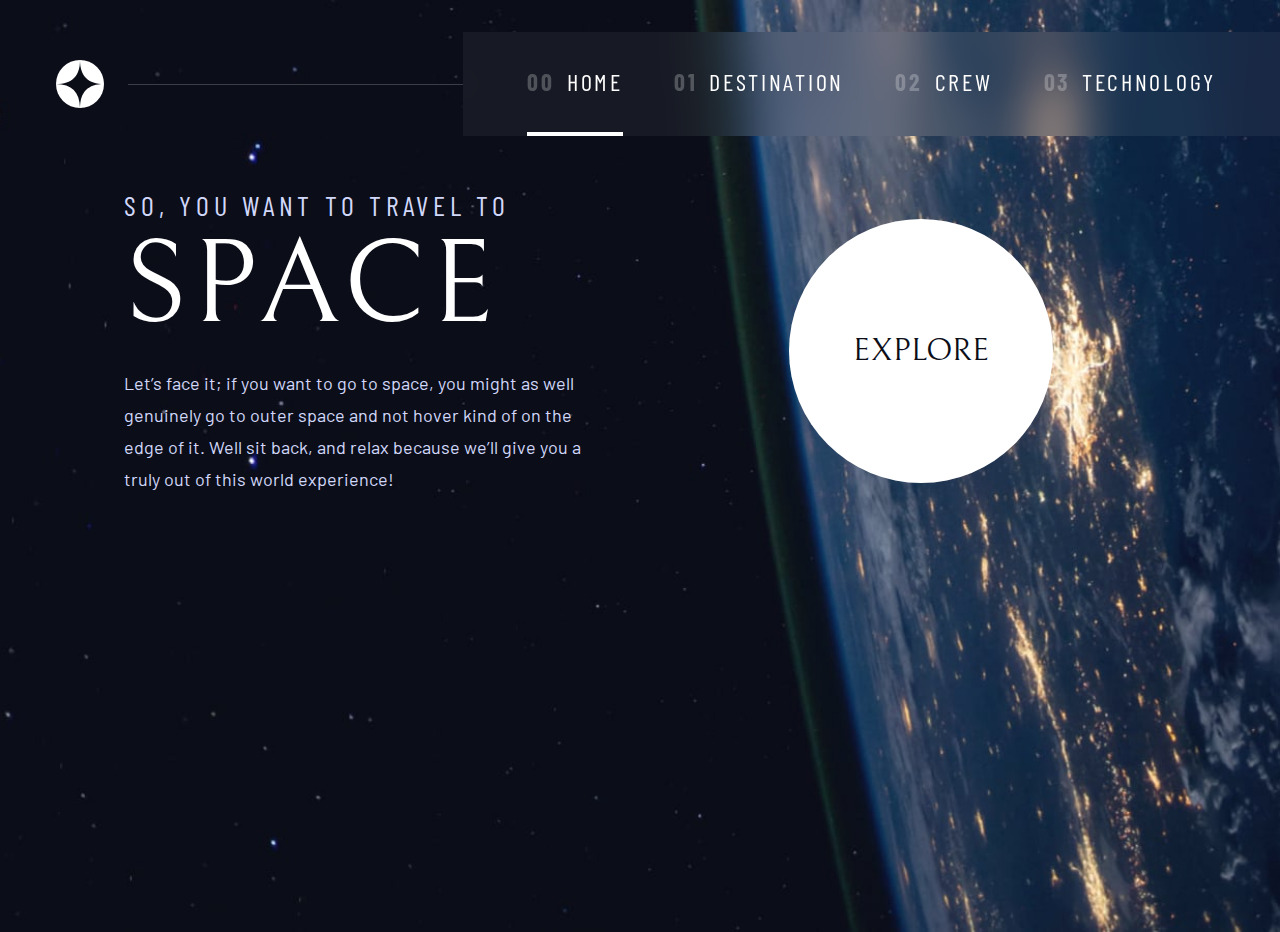
<file: index.html>
<!DOCTYPE html>
<html lang="en">
<head>
  <meta charset="UTF-8">
  <meta name="viewport" content="width=device-width, initial-scale=1.0">

  <!-- Google fonts -->
  <link rel="preconnect" href="https://fonts.googleapis.com">
  <link rel="preconnect" href="https://fonts.gstatic.com" crossorigin>
  <link href="https://fonts.googleapis.com/css2?family=Barlow+Condensed:wght@400;700&family=Bellefair&family=Barlow:wght@400;700&display=swap" rel="stylesheet">

  <link rel="icon" type="image/png" sizes="32x32" href="./assets/favicon-32x32.png">

  <!-- Our custom CSS -->
  <link rel="stylesheet" href="/css/style.css">
  
  <!-- Our custom JavaScript -->
  <script src="./js/navigation.js" defer></script>
  <script src="./js/main.js" defer></script>
  
  <title>Frontend Mentor | Space tourism website</title>
</head>

<body id="home">

  <header class="primary-header flex">
    <div>
      <img src="/assets/shared/logo.svg" class="logo">
    </div>

    <button class="mobile-nav-toggle" aria-controls="primary-navigation" aria-expanded="false"><span class="sr-only">Menu</span></button>

    <nav>
      <ul id="primary-navigation" data-visible="false" class="primary-navigation underline-indicator--nav flex">
        <li class="active" aria-selected="true"><a href="index.html" class="text-white ff-sans-cond uppercase letter-spacing-2"><span>00</span>Home</a></li>

        <li aria-selected="false"><a href="destination.html" class="text-white ff-sans-cond uppercase letter-spacing-2" ><span>01</span>Destination</a></li>

        <li aria-selected="false"><a href="crew.html" class="text-white ff-sans-cond uppercase letter-spacing-2"><span>02</span>Crew</a></li>

        <li aria-selected="false"><a href="technology.html" class="text-white ff-sans-cond uppercase letter-spacing-2"><span>03</span>Technology</a></li>
      </ul>
    </nav>
    
  </header>

  <main>
    <div id="main" class="grid-container grid-container--home flow">
      <div>
        <h1 class="text-accent fs-500 ff-sans-cond uppercase letter-spacing-1">So, you want to travel to
        <span class="d-block fs-900 ff-serif text-white">Space</span>
        </h1>  
        <p>
          Let’s face it; if you want to go to space, you might as well genuinely go to outer space and not hover kind of on the edge of it. Well sit back, and relax because we’ll give you a truly out of this world experience!
        </p>
      </div>

      <div>
        <a href="destination.html" class="large-button bg-white text-dark ff-serif uppercase">Explore</a>
      </div>
    </div>
  </main>
  
  
</body>
</html>
</file>
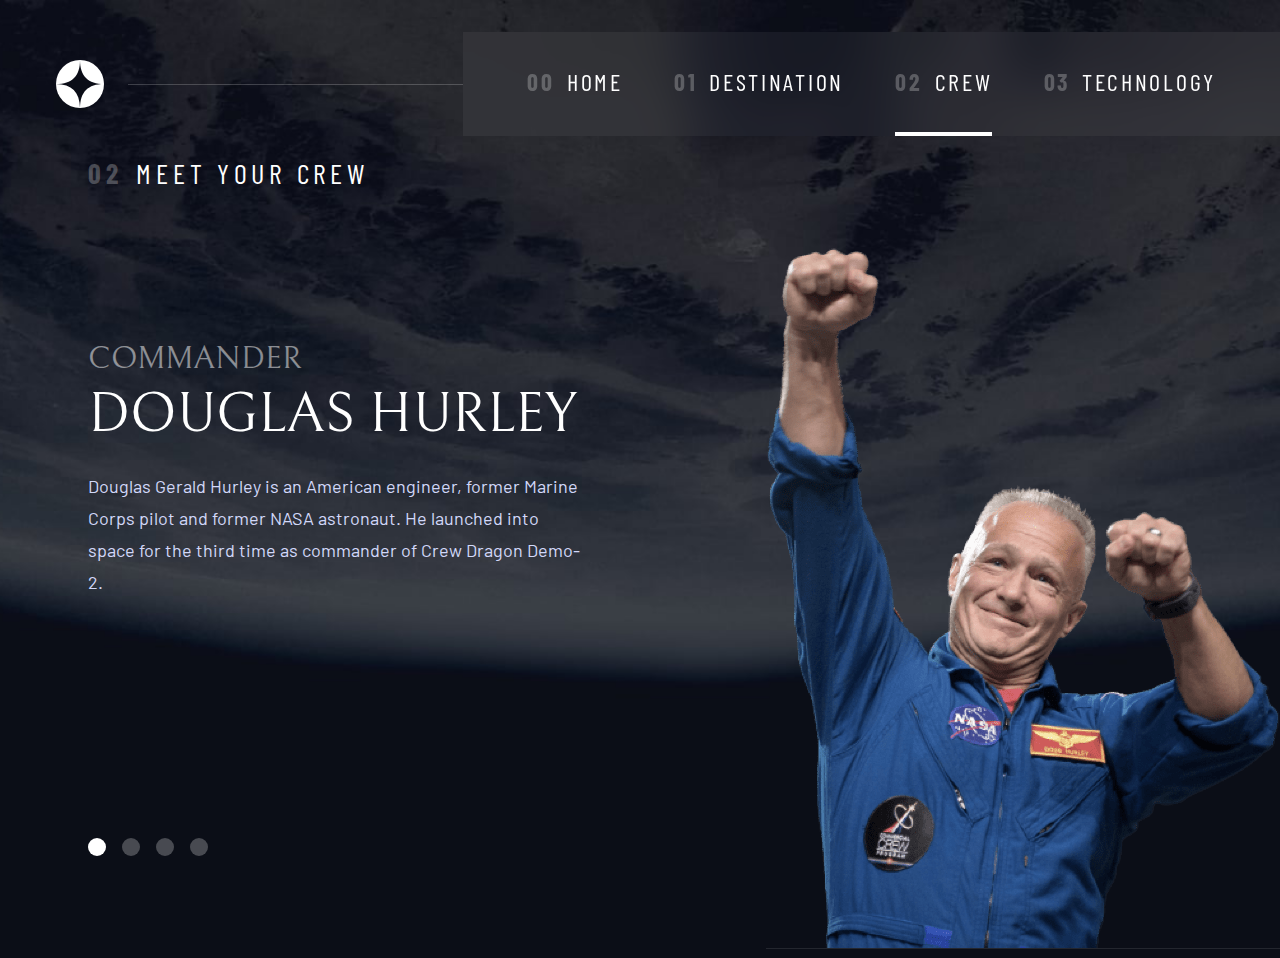
<file: crew.html>
<!DOCTYPE html>
<html lang="en">
<head>
  <meta charset="UTF-8">
  <meta name="viewport" content="width=device-width, initial-scale=1.0">

   <!-- Google fonts -->
   <link rel="preconnect" href="https://fonts.googleapis.com">
   <link rel="preconnect" href="https://fonts.gstatic.com" crossorigin>
   <link href="https://fonts.googleapis.com/css2?family=Barlow+Condensed:wght@400;700&family=Bellefair&family=Barlow:wght@400;700&display=swap" rel="stylesheet">
 
   <link rel="icon" type="image/png" sizes="32x32" href="./assets/favicon-32x32.png">
 
   <!-- Our custom CSS -->
   <link rel="stylesheet" href="/css/style.css">
   
   <!-- Our custom JavaScript -->
   <script src="/js/navigation.js" defer></script>
   <script src="/js/main.js" defer></script>
   
   <title>Frontend Mentor | Space tourism website</title>
 </head>
 
 <body id="crew">
 
  <header class="primary-header flex">
    <div>
      <img src="/assets/shared/logo.svg" class="logo">
    </div>

    <button class="mobile-nav-toggle" aria-controls="primary-navigation" aria-expanded="false"><span class="sr-only">Menu</span></button>

    <nav>
      <ul id="primary-navigation" data-visible="false" class="primary-navigation underline-indicator--nav flex">
        <li aria-selected="false"><a href="index.html" class="text-white ff-sans-cond uppercase letter-spacing-2"><span>00</span>Home</a></li>

        <li aria-selected="false"><a href="destination.html" class="text-white ff-sans-cond uppercase letter-spacing-2" ><span>01</span>Destination</a></li>

        <li class="active" aria-selected="true"><a href="crew.html" class="text-white ff-sans-cond uppercase letter-spacing-2"><span>02</span>Crew</a></li>

        <li aria-selected="false"><a href="technology.html" class="text-white ff-sans-cond uppercase letter-spacing-2"><span>03</span>Technology</a></li>
      </ul>
    </nav>
    
  </header>

  <main id="main" class="grid-container grid-container--crew">
    <h1 class="numbered-title"><span aria-hidden="true">02</span>Meet your crew</h1>

    <div class="dots dot-indicator flex" role="tablist">
      <button aria-selected="true" role="tab" aria-controls="commander-tab" tabindex="0" data-image="commander-image"><span class="sr-only">The commander</span></button>
      <button aria-selected="false" role="tab" aria-controls="specialist-tab" tabindex="-1" data-image="specialist-image"><span class="sr-only">The mission specialist</span></button>
      <button aria-selected="false" role="tab" aria-controls="pilot-tab" tabindex="-1" data-image="pilot-image"><span class="sr-only">The pilot</span></button>
      <button aria-selected="false" role="tab" aria-controls="engineer-tab" tabindex="-1" data-image="engineer-image"><span class="sr-only">The crew engineer</span></button>
    </div>

    <!-- Commander -->
    <article class="crew-info flow" id="commander-tab" tabindex="0" role="tabpanel">
      <header class="flow flow--space-small">
        <h2 class="fs-600 ff-serif uppercase">Commander</h2>
        <h3 class="fs-700 uppercase ff-serif d-block">Douglas Hurley</h3>
      </header>
      <p>Douglas Gerald Hurley is an American engineer, former Marine Corps pilot 
        and former NASA astronaut. He launched into space for the third time as 
        commander of Crew Dragon Demo-2.
      </p>
    </article>
    
    <!-- Mission Specialist -->
    <article hidden class="crew-info flow" id="specialist-tab" tabindex="0" role="tabpanel">
      <header class="flow flow--space-small">
        <h2 class="fs-600 ff-serif uppercase">Mission Specialist</h2>
        <h3 class="fs-700 uppercase ff-serif d-block">Mark Shuttleworth</h3>
      </header>
      <p>Mark Richard Shuttleworth is the founder and CEO of Canonical, the company behind 
        the Linux-based Ubuntu operating system. Shuttleworth became the first South 
        African to travel to space as a space tourist.
      </p>
    </article>
    
    <!-- Pilot -->
    <article hidden class="crew-info flow" id="pilot-tab" tabindex="0" role="tabpanel">
      <header class="flow flow--space-small">
        <h2 class="fs-600 ff-serif uppercase">Pilot</h2>
        <h3 class="fs-700 uppercase ff-serif d-block">Victor Glover</h3>
      </header>
      <p>Pilot on the first operational flight of the SpaceX Crew Dragon to the 
        International Space Station. Glover is a commander in the U.S. Navy where 
        he pilots an F/A-18.He was a crew member of Expedition 64, and served as a 
        station systems flight engineer.
      </p>
    </article>
    
    <!-- Flight Engineer -->
    <article hidden class="crew-info flow" id="engineer-tab" tabindex="0" role="tabpanel">
      <header class="flow flow--space-small">
        <h2 class="fs-600 ff-serif uppercase">Flight Engineer</h2>
        <h3 class="fs-700 uppercase ff-serif d-block">Anousheh Ansari</h3>
      </header>
      <p>Anousheh Ansari is an Iranian American engineer and co-founder of Prodea Systems. 
        Ansari was the fourth self-funded space tourist, the first self-funded woman to 
        fly to the ISS, and the first Iranian in space.
      </p>
    </article>
    
    <!-- Images -->
    <figure id="commander-image">
      <img src="/assets/crew/image-douglas-hurley.png" alt="The Commander">
    </figure>
    
    <figure hidden id="specialist-image">
      <img src="/assets/crew/image-mark-shuttleworth.png" alt="The mission specialist">
    </figure>

    <figure hidden id="pilot-image">
      <img src="/assets/crew/image-victor-glover.png" alt="The pilot">
    </figure>

    <figure hidden id="engineer-image"> 
      <img src="/assets/crew/image-anousheh-ansari.png" alt="The crew engineer">
    </figure>
    
    
  </main>

</body>
</html>
</file>
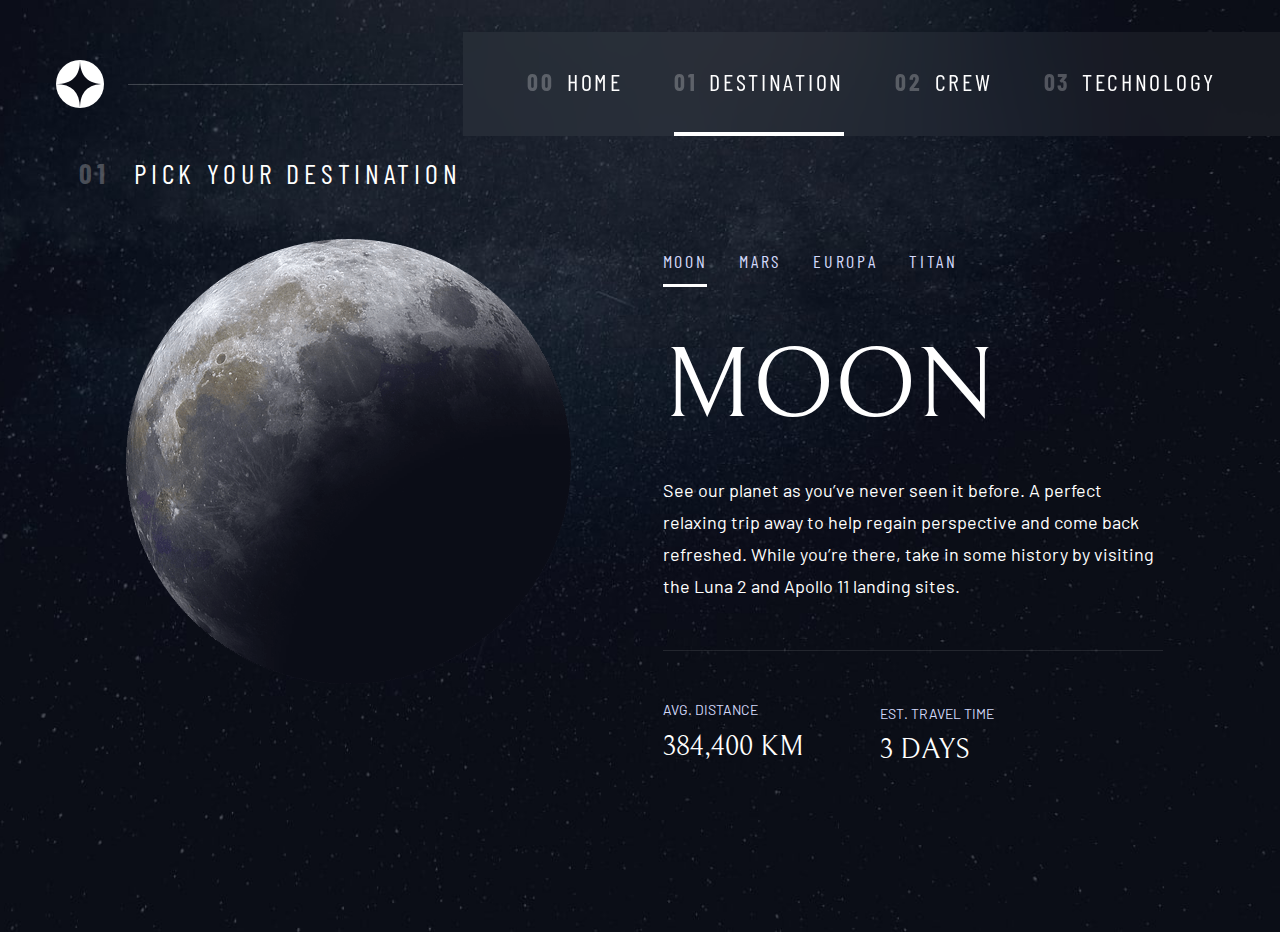
<file: destination.html>
<!DOCTYPE html>
<html lang="en">
<head>
  <meta charset="UTF-8">
  <meta name="viewport" content="width=device-width, initial-scale=1.0">

   <!-- Google fonts -->
   <link rel="preconnect" href="https://fonts.googleapis.com">
   <link rel="preconnect" href="https://fonts.gstatic.com" crossorigin>
   <link href="https://fonts.googleapis.com/css2?family=Barlow+Condensed:wght@400;700&family=Bellefair&family=Barlow:wght@400;700&display=swap" rel="stylesheet">
 
   <link rel="icon" type="image/png" sizes="32x32" href="./assets/favicon-32x32.png">
 
   <!-- Our custom CSS -->
   <link rel="stylesheet" href="/css/style.css">
   
   <!-- Our custom JavaScript -->
   <script src="/js/navigation.js" defer></script>
   <script src="/js/main.js" defer></script>
   
   <title>Frontend Mentor | Space tourism website</title>
 </head>
 
 <body id="destination">
 
  <header class="primary-header flex">
    <div>
      <img src="/assets/shared/logo.svg" class="logo">
    </div>

    <button class="mobile-nav-toggle" aria-controls="primary-navigation" aria-expanded="false"><span class="sr-only">Menu</span></button>

    <nav>
      <ul id="primary-navigation" data-visible="false" class="primary-navigation underline-indicator--nav flex">
        <li aria-selected="false"><a href="index.html" class="text-white ff-sans-cond uppercase letter-spacing-2"><span>00</span>Home</a></li>

        <li class="active" aria-selected="true"><a href="destination.html" class="text-white ff-sans-cond uppercase letter-spacing-2" ><span>01</span>Destination</a></li>

        <li aria-selected="false"><a href="crew.html" class="text-white ff-sans-cond uppercase letter-spacing-2"><span>02</span>Crew</a></li>

        <li aria-selected="false"><a href="technology.html" class="text-white ff-sans-cond uppercase letter-spacing-2"><span>03</span>Technology</a></li>
      </ul>
    </nav>
    
  </header>

  <main id="main" class="grid-container grid-container--destination">
    <h1 class="numbered-title"><span aria-hidden="true">01</span> Pick your destination</h1>

    <!-- Images -->
    <figure id="moon-image">
      <img src="assets/destination/image-moon.png" alt="the moon">
    </figure>
    <figure hidden id="mars-image">
      <img src="assets/destination/image-mars.png" alt="the planet mars">
    </figure>
    <figure hidden id="europa-image">
      <img src="assets/destination/image-europa.png" alt="the planet europa">
    </figure>
    <figure hidden id="titan-image">
      <img src="assets/destination/image-titan.png" alt="the moon titan">
    </figure>

    <div class="tab-list underline-indicator flex" role="tablist" aria-label="destination list">
      <button aria-selected="true" role="tab" aria-controls="moon-tab" class="uppercase ff-sans-cond text-accent letter-spacing-2" tabindex="0" data-image="moon-image">Moon</button>
      <button aria-selected="false" role="tab" aria-controls="mars-tab" class="uppercase ff-sans-cond text-accent letter-spacing-2" tabindex="-1" data-image="mars-image">Mars</button>
      <button aria-selected="false" role="tab" aria-controls="europa-tab" class="uppercase ff-sans-cond text-accent letter-spacing-2" tabindex="-1" data-image="europa-image">Europa</button>
      <button aria-selected="false" role="tab" aria-controls="titan-tab" class="uppercase ff-sans-cond text-accent letter-spacing-2" tabindex="-1" data-image="titan-image">Titan</button>
    </div>

    <!-- Moon -->
    <article class="destination-info flow" id="moon-tab" tabindex="0" role="tabpanel">
      <h2 class="fs-800 uppercase ff-serif">Moon</h2>

      <p>See our planet as you’ve never seen it before. A perfect relaxing trip away to help 
      regain perspective and come back refreshed. While you’re there, take in some history 
      by visiting the Luna 2 and Apollo 11 landing sites.</p>
      
      <div class="destination-meta flex">
        <div class="flow">
          <h3 class="text-accent fs-200 uppercase">Avg. distance</h3>
          <p class="ff-serif uppercase">384,400 km</p>
        </div>
        <div class="flow">
          <h3 class="text-accent fs-200 uppercase">Est. travel time</h3>
          <p class="ff-serif uppercase">3 days</p>
        </div>
      </div>
    </article>

    <!-- Mars -->
    <article hidden class="destination-info flow" id="mars-tab" tabindex="0" role="tabpanel">
      <h2 class="fs-800 uppercase ff-serif">Mars</h2>

      <p>Don’t forget to pack your hiking boots. You’ll need them to tackle Olympus Mons, 
        the tallest planetary mountain in our solar system. It’s two and a half times 
        the size of Everest!</p>
      
      <div class="destination-meta flex">
        <div class="flow">
          <h3 class="text-accent fs-200 uppercase">Avg. distance</h3>
          <p class="ff-serif uppercase">225 mil. km</p>
        </div>
        <div class="flow">
          <h3 class="text-accent fs-200 uppercase">Est. travel time</h3>
          <p class="ff-serif uppercase">9 months</p>
        </div>
      </div>
    </article>

    <!-- Europa -->
    <article hidden class="destination-info flow" id="europa-tab" tabindex="0" role="tabpanel">
      <h2 class="fs-800 uppercase ff-serif">Europa</h2>

      <p>The smallest of the four Galilean moons orbiting Jupiter, Europa is a 
        winter lover’s dream. With an icy surface, it’s perfect for a 
        ice skating, curling, hockey, or simple relaxation in your snug 
        wintery cabin.</p>
      
      <div class="destination-meta flex">
        <div class="flow">
          <h3 class="text-accent fs-200 uppercase">Avg. distance</h3>
          <p class="ff-serif uppercase">628 mil. km</p>
        </div>
        <div class="flow">
          <h3 class="text-accent fs-200 uppercase">Est. travel time</h3>
          <p class="ff-serif uppercase">3 years</p>
        </div>
      </div>
    </article>

    <!-- Titans -->
    <article hidden class="destination-info flow" id="titan-tab" tabindex="0" role="tabpanel">
      <h2 class="fs-800 uppercase ff-serif">Titan</h2>

      <p>The only moon known to have a dense atmosphere other than Earth, Titan 
        is a home away from home (just a few hundred degrees colder!). As a 
        bonus, you get striking views of the Rings of Saturn.</p>
      
      <div class="destination-meta flex">
        <div class="flow">
          <h3 class="text-accent fs-200 uppercase">Avg. distance</h3>
          <p class="ff-serif uppercase">1.6 bil. km</p>
        </div>
        <div class="flow">
          <h3 class="text-accent fs-200 uppercase">Est. travel time</h3>
          <p class="ff-serif uppercase">7 years</p>
        </div>
      </div>
      
    </article>
  </main>

</body>
</html>
</file>
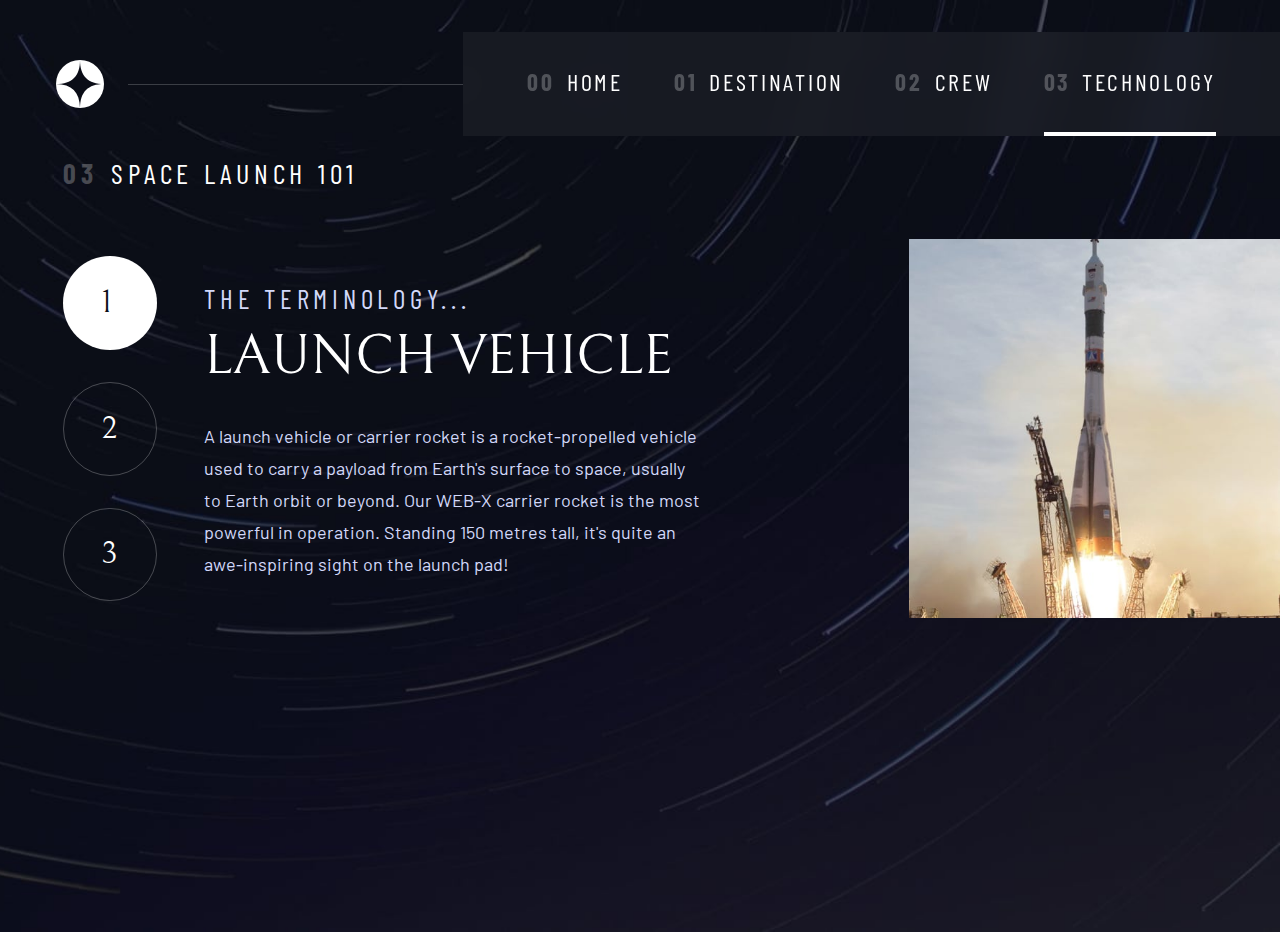
<file: technology.html>
<!DOCTYPE html>
<html lang="en">
<head>
  <meta charset="UTF-8">
  <meta name="viewport" content="width=device-width, initial-scale=1.0">

   <!-- Google fonts -->
   <link rel="preconnect" href="https://fonts.googleapis.com">
   <link rel="preconnect" href="https://fonts.gstatic.com" crossorigin>
   <link href="https://fonts.googleapis.com/css2?family=Barlow+Condensed:wght@400;700&family=Bellefair&family=Barlow:wght@400;700&display=swap" rel="stylesheet">
 
   <link rel="icon" type="image/png" sizes="32x32" href="./assets/favicon-32x32.png">
 
   <!-- Our custom CSS -->
   <link rel="stylesheet" href="/css/style.css">
   
   <!-- Our custom JavaScript -->
   <script src="/js/navigation.js" defer></script>
   <script src="/js/main.js" defer></script>
   
   <title>Frontend Mentor | Space tourism website</title>
 </head>
 
 <body id="technology">
 
  <header class="primary-header flex">
    <div>
      <img src="/assets/shared/logo.svg" class="logo">
    </div>

    <button class="mobile-nav-toggle" aria-controls="primary-navigation" aria-expanded="false"><span class="sr-only">Menu</span></button>

    <nav>
      <ul id="primary-navigation" data-visible="false" class="primary-navigation underline-indicator--nav flex">
        <li aria-selected="false"><a href="index.html" class="text-white ff-sans-cond uppercase letter-spacing-2"><span>00</span>Home</a></li>

        <li aria-selected="false"><a href="destination.html" class="text-white ff-sans-cond uppercase letter-spacing-2" ><span>01</span>Destination</a></li>

        <li aria-selected="false"><a href="crew.html" class="text-white ff-sans-cond uppercase letter-spacing-2"><span>02</span>Crew</a></li>

        <li class="active" aria-selected="true"><a href="technology.html" class="text-white ff-sans-cond uppercase letter-spacing-2"><span>03</span>Technology</a></li>
      </ul>
    </nav>
    
  </header>
  
  <main id="main" class="grid-container grid-container--technology">
    <h1 class="numbered-title text-white"><span aria-hidden="true">03</span>Space launch 101</h1>

    <div class="tab-list number-indicator" role="tablist">
      <button aria-selected="true" aria-controls="launch-vehicle-tab" data-image="launch-vehicle-image" role="tab" tabindex="0"><span class="active letteer-spacing-3">1</span></button>
      <button aria-selected="false" aria-controls="space-capsule-tab" data-image="space-capsule-image" role="tab" tabindex="-1"><span class="letteer-spacing-3">2</span></button>
      <button aria-selected="false" aria-controls="spaceport-tab" data-image="spaceport-image" role="tab" tabindex="-1"><span class="letteer-spacing-3">3</span></button>
    </div>

    <!-- Images -->
    <figure id="launch-vehicle-image">
      <img src="/assets/technology/image-launch-vehicle-landscape.jpg" alt="Launch vehicle" class="mobile-img">
      <img src="/assets/technology/image-launch-vehicle-portrait.jpg" alt="Launch vehicl-desktop" class="desktop-img">
    </figure>

    <figure hidden id="space-capsule-image">
      <img src="/assets/technology/image-space-capsule-landscape.jpg" alt="Space Capsule" class="mobile-img">
      <img src="/assets/technology/image-space-capsule-portrait.jpg" alt="Space Capsule" class="desktop-img">
    </figure>

    <figure hidden id="spaceport-image">
      <img src="/assets/technology/image-spaceport-landscape.jpg" alt="Spaceport" class="mobile-img">
      <img src="/assets/technology/image-spaceport-portrait.jpg" alt="Spaceport" class="desktop-img">
    </figure> 

    <!-- Launch vehicle -->
    <article class="technology-info flow" id="launch-vehicle-tab" tabindex="0" role="tabpanel">
      <header class="flow--space-small">
        <h2 class="text-accent ff-sans-cond uppercase letter-spacing-1">The terminology...</h2>
        <h3 class="text-white fs-700 ff-serif uppercase">Launch vehicle</h3>
      </header>
  
      <p>A launch vehicle or carrier rocket is a rocket-propelled vehicle used to carry a 
        payload from Earth's surface to space, usually to Earth orbit or beyond. Our 
        WEB-X carrier rocket is the most powerful in operation. Standing 150 metres tall, 
        it's quite an awe-inspiring sight on the launch pad!
      </p>
    </article>

    <!-- Space Capsule -->
    <article hidden class="technology-info flow" id="space-capsule-tab" tabindex="0" role="tabpanel">
        <header class="flow--space-small">
          <h2 class="text-accent ff-sans-cond uppercase letter-spacing-1">The terminology...</h2>
          <h3 class="text-white fs-700 ff-serif uppercase">Space Capsule</h3>
        </header>
    
        <p>A space capsule is an often-crewed spacecraft that uses a blunt-body reentry 
          capsule to reenter the Earth's atmosphere without wings. Our capsule is where 
          you'll spend your time during the flight. It includes a space gym, cinema, 
          and plenty of other activities to keep you entertained.
        </p>
    </article>

    <!-- Spaceport -->
    <article hidden class="technology-info flow" id="spaceport-tab" tabindex="0" role="tabpanel">
      <header class="flow--space-small">
        <h2 class="text-accent ff-sans-cond uppercase letter-spacing-1">The terminology...</h2>
        <h3 class="text-white fs-700 ff-serif uppercase">Spaceport</h3>
      </header>
  
      <p>A spaceport or cosmodrome is a site for launching (or receiving) spacecraft, 
        by analogy to the seaport for ships or airport for aircraft. Based in the 
        famous Cape Canaveral, our spaceport is ideally situated to take advantage 
        of the Earth’s rotation for launch.
      </p>
    </article>

  </main> 
    

</body>
</html>
</file>
<file: css/style.css>
/* -----------------------*/
/* Custom properties     */
/* -------------------- */
:root {
    
    --clr-dark: 230 35% 7%;
    --clr-accent: 231, 77%, 90%;
    --clr-white: 0 0% 100%;
        
        
    /* font-sizes */
    --fs-900: clamp(5rem, 8vw + 1rem, 9.375rem);
    --fs-800: 3.5rem;
    --fs-700: 1.5rem;
    --fs-600: 1.1rem;
    --fs-500: 1rem;
    --fs-400: 0.9375rem;
    --fs-300: 1rem;
    --fs-200: 0.875rem;
    
    /* font-families */
    --ff-serif: "Bellefair", serif;
    --ff-sans-cond: "Barlow Condensed", sans-serif;
    --ff-sans-normal: "Barlow", sans-serif;
}

@media (min-width: 45em) {
    :root {
        --fs-800: 5rem;
        --fs-700: 2.5rem;
        --fs-600: 1.5rem;
        --fs-500: 1.25rem;
        --fs-400: 1rem;
    }
}

@media (min-width: 65em) {
    :root {
        --fs-800: 6.25rem;
        --fs-700: 3.5rem;
        --fs-600: 2rem;
        --fs-500: 1.75rem;
        --fs-400: 1.125rem;
    }
}

/* ------------------- */
/* Reset               */
/* ------------------- */

/* Box sizing */

*,
*::before,
*::after {
    box-sizing: border-box;
}

/* Reset margins */

body,
h1,
h2,
h3,
h4,
h5,
p,
figure,
picture {
    margin: 0;
}

h1,
h2,
h3,
h4,
h5,
h6,
p {
    font-weight: 400;
}

/* Set up the body */

body {
    font-size: var(--fs-400);
    font-family: var(--ff-sans-normal);
    color: hsl( var(--clr-accent) );
    background-color: hsl( var(--clr-dark) );
    background-repeat: no-repeat;
    background-size: cover;
    background-position: 100% 100%;
    line-height: 1.5;
    min-width: 100vw;
    min-height: 100vh;

    overflow-x: hidden;
}

/* make images easier to work with */

img,
picture {
    max-width: 100%;
    display: block;
}

/* make form elements easier to work with */
input,
button,
textarea,
select {
    font: inherit;
}


/* remove animations for people who've turned them off */
@media (prefers-reduced-motion: reduce) {  
    *,
    *::before,
    *::after {
      animation-duration: 0.01ms !important;
      animation-iteration-count: 1 !important;
      transition-duration: 0.01ms !important;
      scroll-behavior: auto !important;
    }
  }


/* ------------------- */
/* Utility classes     */
/* ------------------- */


/* general */
.flex {
    display: flex;
    gap: var(--gap, 1rem);
}

.grid {
    display: grid;
    gap: var(--gap, 1rem);
}

.flow *:where(:not(:first-child)) {
    margin-top: var(--flow-space, 1rem);
}

.flow--space-small {
    --flow-space: .5rem;
}

.d-block {
    display: block;
}

.container {
    padding-inline: 2em;
    margin-inline: auto;
    max-width: 80rem;
}

.sr-only {
  position: absolute;
  width: 1px;
  height: 1px;
  padding: 0;
  margin: -1px;
  overflow: hidden;
  clip: rect(0, 0, 0, 0);
  white-space: nowrap; /* added line */
  border: 0;
}

/* colors */

.bg-dark { background-color: hsl( var(--clr-dark) ); }
.bg-accent { background-color: hsl( var(--clr-accent) ); }
.bg-white { background-color: hsl( var(--clr-white) ); }

.text-dark { color: hsl( var(--clr-dark) ); }
.text-accent { color: hsl( var(--clr-accent) ); }
.text-white { color: hsl( var(--clr-white) ); }

/* Typography */

.ff-serif { font-family: var(--ff-serif); }
.ff-sans-cond { font-family: var(--ff-sans-cond); }
.ff-sans-normal { font-family: var(--ff-sans-normal); }

.letter-spacing-1 { letter-spacing: 4.75px; } 
.letter-spacing-2 { letter-spacing: 2.7px; } 
.letter-spacing-3 { letter-spacing: 2.35px; } 

.uppercase { text-transform: uppercase; }

.fs-900 { font-size: var(--fs-900); }
.fs-800 { font-size: var(--fs-800); }
.fs-700 { font-size: var(--fs-700); }
.fs-600 { font-size: var(--fs-600); }
.fs-500 { font-size: var(--fs-500); }
.fs-400 { font-size: var(--fs-400); }
.fs-300 { font-size: var(--fs-300); }
.fs-200 { font-size: var(--fs-200); }

.fw-700 { font-weight: 700; }
.fw-600 { font-weight: 600; }
.fw-500 { font-weight: 500; }
.fw-400 { font-weight: 400; }

.fs-900,
.fs-800,
.fs-700,
.fs-600,
.fs-500 {
    line-height: 1.1;
}

.numbered-title {
    font-family: var(--ff-sans-cond);
    font-size: var(--fs-500);
    text-transform: uppercase;
    letter-spacing: 4.72px;
}

.numbered-title span {
    margin-right: .5em;
    font-weight: 700;
    color: hsl( var(--clr-white) /.25);
}

/* ------------------- */
/* Components          */
/* ------------------- */

.grid-container {
    text-align: center;
    gap: var(--container-gap, 1rem);
    display: grid;
    place-items: center;
    align-items: center;
    padding-top: 1rem;
    padding-inline: 1rem;
    padding-bottom: 4rem;
}


.grid-container p:not([class]) {
    max-width: 50ch;
}

.large-button {
    display: inline-grid;
    position: relative;
    z-index: 1;
    font-size: 2rem;
    padding-inline: 2em;
    aspect-ratio: 1;
    place-items: center;
    border-radius: 50%;
    text-decoration: none;
}

.large-button::after {
    content: '';
    position: absolute;
    background: hsl( var(--clr-white) / .1);
    z-index: -1;
    width: 100%;
    height: 100%;
    border-radius: 50%;
    transition: opacity 500ms linear, transform 800ms ease-in-out;
}

.large-button:hover::after,
.large-button:focus::after {
    transform: scale(1.5);

}

.underline-indicator > * {
    padding: var(--underline-gap, .5em) 0;
    cursor: pointer;
    border: 0; 
    border-bottom: .2em solid hsl( var(--clr-white) / 0);
}
  
.underline-indicator--nav > * {
    padding: var(--underline-gap, .5rem) 0;
    cursor: pointer;
    border: 0; 
    border-right: .2em solid hsl( var(--clr-white) / 0);
}

.underline-indicator > *:hover,
.underline-indicator--nav > *:hover {
    border-color: hsl( var(--clr-white) /.25);
}

.underline-indicator > [aria-selected="true"],
.underline-indicator .active,
.underline-indicator--nav > [aria-selected="true"],
.underline-indicator--nav .active {
    border-color: hsl( var(--clr-white) / 1);
    /* color: hsl( var(--clr-white) ); */
} 

.dot-indicator > * {
    cursor: pointer;
    padding: .5em;
    /* aspect-ratio: 1; */
    border: 0;
    border-radius: 50%;
    background-color: hsl( var(--clr-white) / .25);
}

.dot-indicator > *:hover,
.dot-indicator > *:focus {
    background-color: hsl( var(--clr-white) / .5);
}

.dot-indicator .active,
.dot-indicator > [aria-selected="true"] {
    cursor: pointer;
    padding: .5em;
    aspect-ratio: 1;
    border: 0;
    border-radius: 50%;
    background-color: hsl( var(--clr-white) / 1);
}


.number-indicator > * {
    cursor: pointer;
    font-size: 2rem;
    font-family: var(--ff-serif);
    padding-inline: clamp(1.1rem, 3vw, 2.5rem);
    aspect-ratio: 1;
    border: 1px solid hsl( var(--clr-white));
    border-color: hsl( var(--clr-white) / .25);
    outline-offset: .2em;
    border-radius: 50%;
    color: hsl( var(--clr-white) );
    background: transparent;
}

.number-indicator > *:hover,
.number-indicator > *:focus {
    border-color: hsl( var(--clr-white) );
    color: hsl( var(--clr-white) );
}

.number-indicator >*.active,
.number-indicator > [aria-selected="true"] {
    color: hsl( var(--clr-dark) );
    background-color: hsl( var(--clr-white) );
}


/* ------------------- */
/* Mobile Layout       */
/* ------------------- */

.primary-header {
    justify-content: space-between;
    align-items: center;
    min-height: min-content;
}

.primary-navigation {
    --gap: 2rem;
    flex-direction: column;
    /* cursor: pointer; */
    position: fixed;
    inset: 0 0 0 30%;
    z-index: 1000;
    margin: 0;
    padding-top: 5rem;
    padding-left: clamp(.25rem, 5vh, 3rem);
    list-style: none;
    backdrop-filter: blur(1.5rem);
    background-color: hsl( var(--clr-white) / 0.05);
    transform: translateX(100%);
    transition: transform 500ms ease-in-out;
}

.primary-navigation *,
.tab-list * {
    background-color: transparent;
}

.primary-navigation[data-visible="true"] {
    transform: translateX(0);
}

.primary-navigation a {
    text-decoration: none;
}

.primary-navigation a > span {
    color: hsl( var(--clr-white) / .25);
    font-weight: 700;
    margin-right: .5em;
}

.logo {
    margin: 1.5rem clamp(1.5rem, 5vw, 3.5rem);
}

.mobile-nav-toggle {
    display: block;
    cursor: pointer;
    position: absolute;
    z-index: 2000;
    top: 2.5rem;
    right: clamp(1.5rem, 4vw, 3rem);
    background-image: url('../assets/shared/icon-hamburger.svg');
    background-repeat: no-repeat;
    width: 1.5rem;
    aspect-ratio: 1;
    background-color: transparent;
    border: 0;
}

.mobile-nav-toggle[aria-expanded="true"] {
    background-image: url('../assets/shared/icon-close.svg');
}

.tab-list {
    --gap: 2rem;
}

.numbered-title {
    grid-area: title;
}

.destination-meta p {
    font-size: 1.75rem;
}

/* Home layout */
#home{
    background-image: url('../assets/home/background-home-mobile.jpg');
    background-position: bottom center;
}

.grid-container--home {
    --container-gap: max(5rem, 10vh);
    padding-top: clamp(1rem, 6vh, 7rem);
}

/* Destination layout*/
#destination {
    background-image: url('../assets/destination/background-destination-mobile.jpg');
    color: hsl( var(--clr-white) );
}

.grid-container--destination {
    --container-gap: max(2rem, 5vh);

    grid-template-areas: 
        'title'
        'image'
        'tabs'
        'content';
}

.grid-container--destination > figure {
    grid-area: image;
    align-self: start;
    max-width: 60%;
}

.grid-container--destination .tab-list {
    grid-area: tabs;
}

.grid-container--destination .destination-info {
    grid-area: content;
}

.destination-meta {
    --flow-space: .2em;

    flex-direction: column;
    border-top: .1em solid hsl( var(--clr-white) / .1);
    margin-top: 3rem;
    padding-top: 3rem;
}

/* Crew layout */
#crew {
    background-image: url('/assets/crew/background-crew-mobile.jpg');
    color: hsl( var(--clr-white) );
}

.grid-container--crew h2 {
    color: hsl( var(--clr-white) / .5);
    /* opacity: 0.5; */
}

.grid-container--crew p {
    color: hsl( var(--clr-accent) );
}

.grid-container--crew {
    --container-gap: max(3rem, 6vh);

    grid-template-areas: 
        'title'
        'image'
        'tabs'
        'content';
}

.grid-container--crew .crew-info {
    --flow-space: 1.5rem;
    grid-area: content;
}

.grid-container--crew .dots {
    grid-area: tabs;
}

.grid-container--crew > figure {
    grid-area: image;
    max-width: 50%;
    border-bottom: 1px solid hsl( var(--clr-white) / .1);
    justify-self: center;
    align-self: end;
}


/* Technology layout */
#technology {
    background-image: url('/assets/technology/background-technology-mobile.jpg');
}

.technology-info {
    flex-direction: column;
}

.grid-container--technology {
    --container-gap: max(2rem, 5vh);

    grid-template-areas: 
        'title'
        'image'
        'tabs'
        'content';
}

.grid-container--technology > figure {
    /* grid-row: span 3; */
    grid-area: image;
    max-width: 100%;
}

.grid-container--technology .tab-list {
    grid-area: tabs;
    display: flex;
    gap: 2rem;
    align-self: center;
}

.grid-container--technology .technology-info {
    --flow-space: 2rem;
    grid-area: content;
}

.grid-container--technology .mobile-img {
    display: block;
}

.grid-container--technology .desktop-img {
    display: none;
}


@media (max-width: 45em) {
    .number-indicator > * {
        font-size: 1.5rem;
    }

    .grid-container--technology {
        --fs-700: 2rem;
        padding-inline: 0;
    }

    .grid-container--technology .tab-list,
    .grid-container--technology .technology-info {
        padding-inline: 1rem;
    }
}

/* ------------------- */
/* Tablet Layout       */
/* ------------------- */

@media (min-width: 45em) and (max-width: 64.999em) {

    .primary-navigation span {
        display: none;
    }

    .grid-container--technology {
        padding-inline: 0;
    }

    .grid-container--technology .tab-list,
    .grid-container--technology .technology-info {
        padding-inline: 1rem;
    }
}

@media (min-width: 45em) {

    .primary-navigation {
        --gap: clamp(1.5rem, 4vw, 4.5rem);
        --underline-gap: 2rem;

        flex-direction: row;
        inset: 0;
        position: relative;
        padding-top: 0;
        margin-top: 0;
        padding-inline: clamp(3rem, 5vw, 9rem);
        transform: translateX(0);
    }

    .mobile-nav-toggle {
        display: none;
    }

    .underline-indicator--nav > * {
        --underline-gap: 2rem;
        border-right: 0;
        border-bottom: .2em solid hsl( var(--clr-white) / 0);
    }

    .numbered-title {
        justify-self: start;
        margin-inline: clamp(.5rem, 3vw, 2rem);
        /* border: 1px solid red; */
    }

    /* Home */
    #home{
        background-image: url('/assets/home/background-home-tablet.jpg');
        background-position: center center;
    }

    /* Destination */
    #destination {
        background-image: url('/assets/destination/background-destination-tablet.jpg');
    }

    .grid-container--destination .destination-info {
        --flow-space: 2rem;
    }

    .grid-container--destination .destination-meta {
        flex-direction: row;
        text-align: start;
        justify-content: space-evenly;
    }

    /* Crew */
    #crew {
        background-image: url('/assets/crew/background-crew-tablet.jpg');
    }

    .grid-container--crew {
        padding-bottom: .5em;
    }

    .grid-container--crew {
        grid-template-areas: 
            'title'
            'content'
            'tabs'
            'image';
    }

    /* Technology */
    #technology {
        background-image: url('/assets/technology/background-technology-tablet.jpg');
    }
}


/* ------------------- */
/* Desktop Layout      */
/* ------------------- */
@media (min-width: 65em) {
    
    .primary-header {
        margin-block: 2rem 0;
    }

    .primary-header::after {
        content: '';
        display: block;
        position: relative;
        height: 1px;
        width: 100%;
        margin-right: -2.5rem;
        background: hsl( var(--clr-white) / .2);
        order: 1;
    }
    
    nav {
        order: 2;
    }

    .primary-navigation * {
        font-size: 1.5rem;
    }

    .numbered-title {
        min-width: 40ch;
        margin-inline: 0;
    }

    .grid-container {
        display: grid;
        grid-template-columns: minmax(1em,1fr) repeat(2, minmax(0, 90rem)) minmax(1em,1fr);
        column-gap: var(--container-gap, 5rem);
        align-content: end;
        max-height: 100vh;

        /* border: red 1px solid; */
    }

    .grid-container *:first-child {
        grid-column: 2;
        text-align: start;
    }

    .grid-container *:last-child {
        grid-column: 3;
    }

    .grid-container p:not([class]) {
        line-height: 2rem;
    }

    /* Home layout */
    #home{
        background-image: url('../assets/home/background-home-desktop.jpg');
    }

    .grid-container--home {
        padding-bottom: max(7rem, 30vh);
        justify-content: center;
        align-content: end;
    }

    /* Destination layout */
    #destination {
        background-image: url('../assets/destination/background-destination-desktop.jpg');
    }

    .grid-container--destination {
        justify-items: start;
        align-content: start;
        grid-template-areas: 
            '. title title .'
            '. image tabs .'
            '. image content .';
    }

     .grid-container--destination > figure {
        justify-self: center;
        max-width: 90%;
    } 

    .grid-container--destination .destination-info {
        text-align: start;
    }

    .grid-container--destination .destination-meta {
        --gap: max(3rem, 6vw);
        justify-content: flex-start;
    }

    /* Crew layout */
    #crew {
    background-image: url('../assets/crew/background-crew-desktop.jpg');
    }

    .grid-container--crew {
        grid-template-columns: minmax(1em, 1fr) minmax(0, 90rem) minmax(0, 70rem) minmax(1em, 1fr);
        justify-items: start;
        align-content: start;
        padding-right: 0;
        grid-template-areas: 
            '. title title .'
            '. content image .'
            '. tabs image .';
    }

    .grid-container--crew h3 {
        min-width: 40ch;
    }

    .grid-container--crew .crew-info {
        text-align: start;
    }

    .grid-container--crew > figure {
        grid-column: 3 / -1;
        justify-self: end;
        /* align-self: end; */
        max-width: 90%;
    }

    /* Technology layout */
    #technology {
        background-image: url('../assets/technology/background-technology-desktop.jpg');
    }

    .technology-info h3 {
        min-width: 40ch;
    }
    
    .grid-container--technology {
        /* grid-template-columns: minmax(1em, 1fr) minmax(0, 90rem) minmax(0, 30rem) minmax(0, 70rem) minmax(1em, 1fr); */
        grid-template-columns: minmax(1em, 1fr) minmax(0, 6rem) repeat(3, minmax(0, 40rem)) minmax(1em, 1fr);
        justify-items: start;
        align-content: center;
        padding-inline: 0;
        padding-bottom: max(7rem, 30vh);
        grid-template-areas: 
            '. title title title .'
            '. tabs content image .';
    }
    
    .grid-container--technology .technology-info {
        grid-column: 3 / 5;
        text-align: start;
    }

    .grid-container--technology .tab-list {
        flex-direction: column;
    }

    .grid-container--technology > figure {
        grid-column: 5 / -1;
        justify-self: end;
    }

    .grid-container--technology .mobile-img {
        display: none;
    }

    .grid-container--technology .desktop-img {
        display: block;
    }

}
</file>
